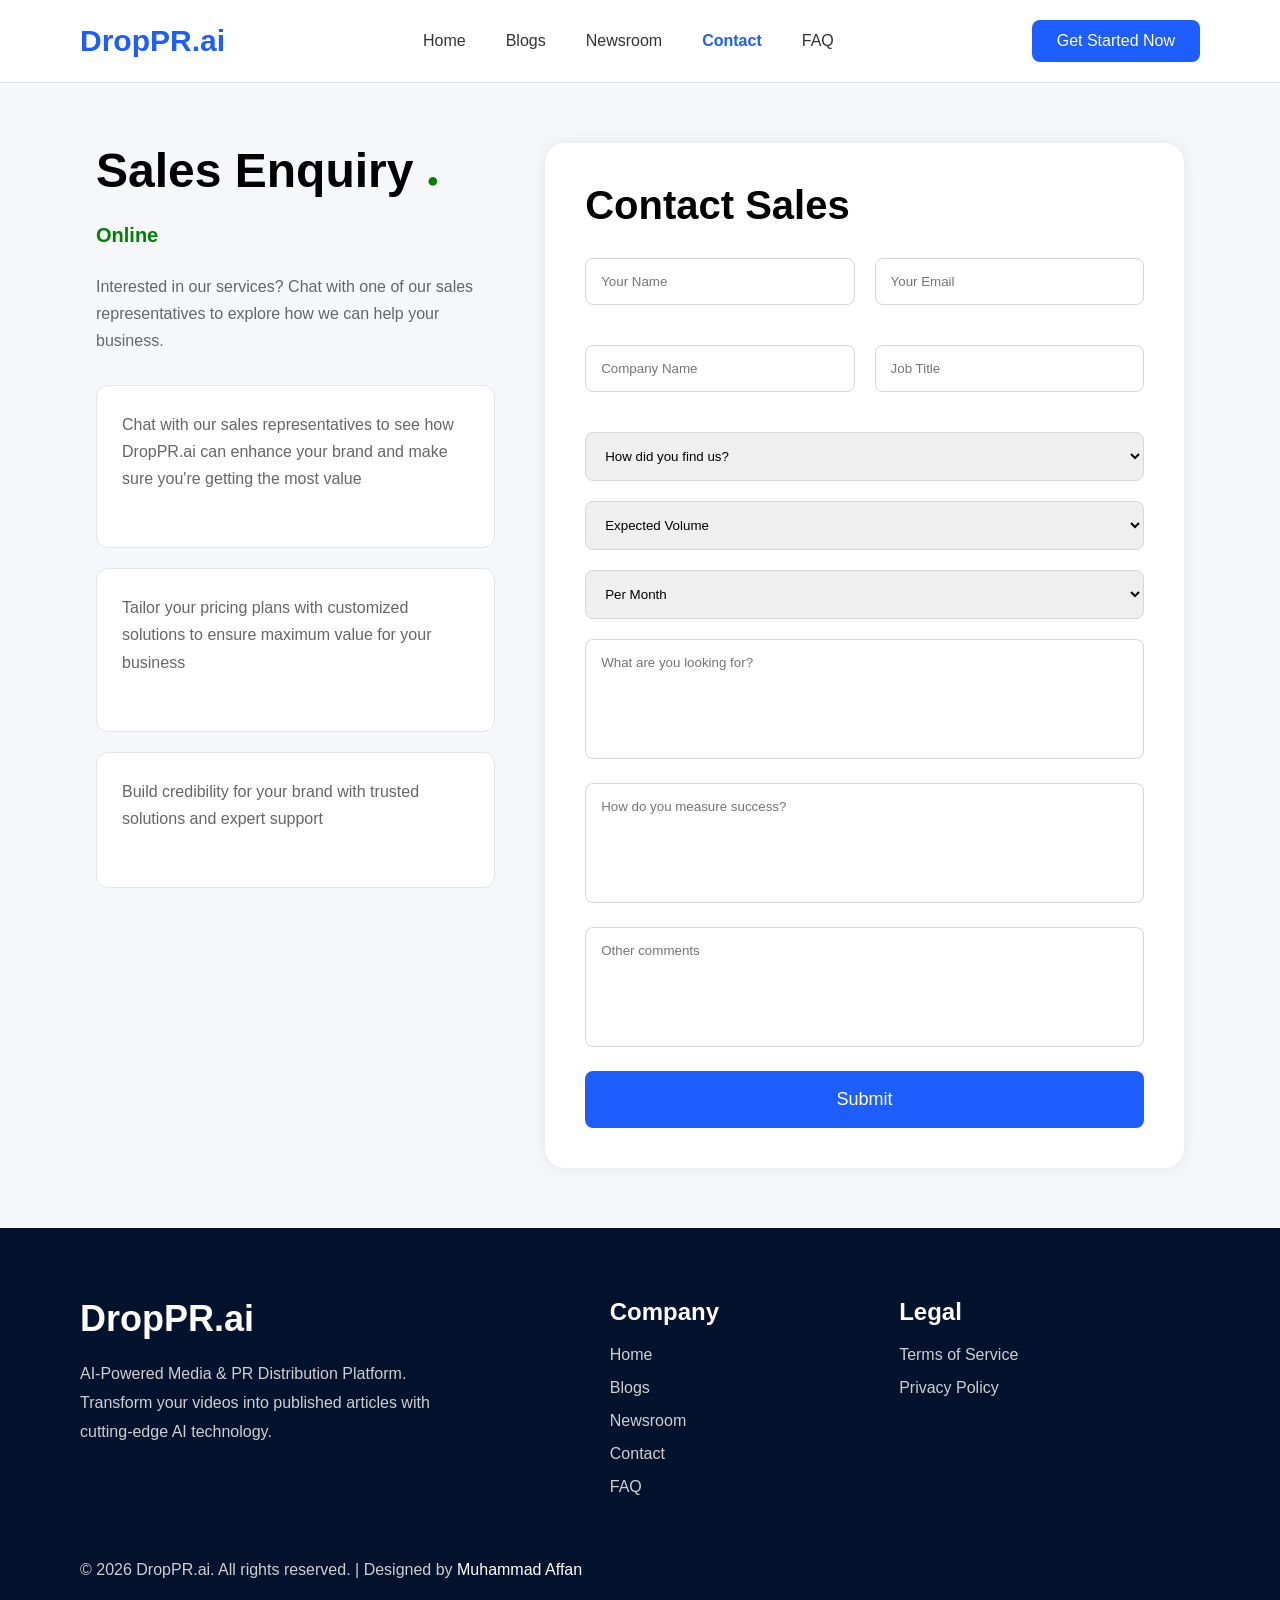
<file: contact.html>
<!DOCTYPE html>
<html lang="en">

<head>
    <meta charset="UTF-8">
    <meta name="viewport" content="width=device-width, initial-scale=1.0">
    <title>Contact Us</title>
    <link rel="stylesheet" href="contact.css">
</head>

<body>


    <nav>
        <div class="logo">DropPR.ai</div>

        <ul>
            <li><a href="index.html">Home</a></li>
            <li><a href="#">Blogs</a></li>
            <li><a href="#">Newsroom</a></li>
            <li><a href="contact.html" class="active">Contact</a></li>
            <li><a href="faq.html">FAQ</a></li>
        </ul>

        <a href="#" class="btn">Get Started Now</a>
    </nav>


    <section class="contact-section">


        <div class="left">
            <h1>Sales Enquiry <span class="online">● Online</span></h1>

            <p>
                Interested in our services? Chat with one of our sales
                representatives to explore how we can help your business.
            </p>

            <div class="info-box">
                <p>Chat with our sales representatives to see how DropPR.ai can enhance your brand and make sure you're
                    getting the most value</p>
            </div>

            <div class="info-box">
                <p>Tailor your pricing plans with customized solutions to ensure maximum value for your business</p>
            </div>

            <div class="info-box">
                <p>Build credibility for your brand with trusted solutions and expert support</p>
            </div>
        </div>


        <div class="form-container">

            <h2>Contact Sales</h2>

            <form>

                <div class="row">
                    <input type="text" placeholder="Your Name">
                    <input type="email" placeholder="Your Email">
                </div>

                <div class="row">
                    <input type="text" placeholder="Company Name">
                    <input type="text" placeholder="Job Title">
                </div>

                <select>
                    <option>How did you find us?</option>
                </select>

                <select>
                    <option>Expected Volume</option>
                </select>

                <select>
                    <option>Per Month</option>
                </select>

                <textarea placeholder="What are you looking for?"></textarea>

                <textarea placeholder="How do you measure success?"></textarea>

                <textarea placeholder="Other comments"></textarea>

                <button type="submit">Submit</button>

            </form>

        </div>

    </section>

    <footer>

        <div class="footer-content">

            <div class="footer-col">
                <h2>DropPR.ai</h2>
                <p>
                    AI-Powered Media & PR Distribution Platform.<br>
                    Transform your videos into published articles with<br>
                    cutting-edge AI technology.
                </p>
            </div>

            <div class="footer-col">
                <h3>Company</h3>
                <a href="index.html">Home</a>
                <a href="#">Blogs</a>
                <a href="#">Newsroom</a>
                <a href="contact.html">Contact</a>
                <a href="faq.html">FAQ</a>
            </div>

            <div class="footer-col">
                <h3>Legal</h3>
                <a href="term.html">Terms of Service</a>
                <a href="privacy.html">Privacy Policy</a>
            </div>

        </div>

        <div class="footer-bottom">
            <p>
                © 2026 DropPR.ai. All rights reserved. |
                Designed by
                <a href="https://github.com/affanc480/DropPR.ai">Muhammad Affan</a>
            </p>
        </div>

    </footer>



</body>

</html>
</file>
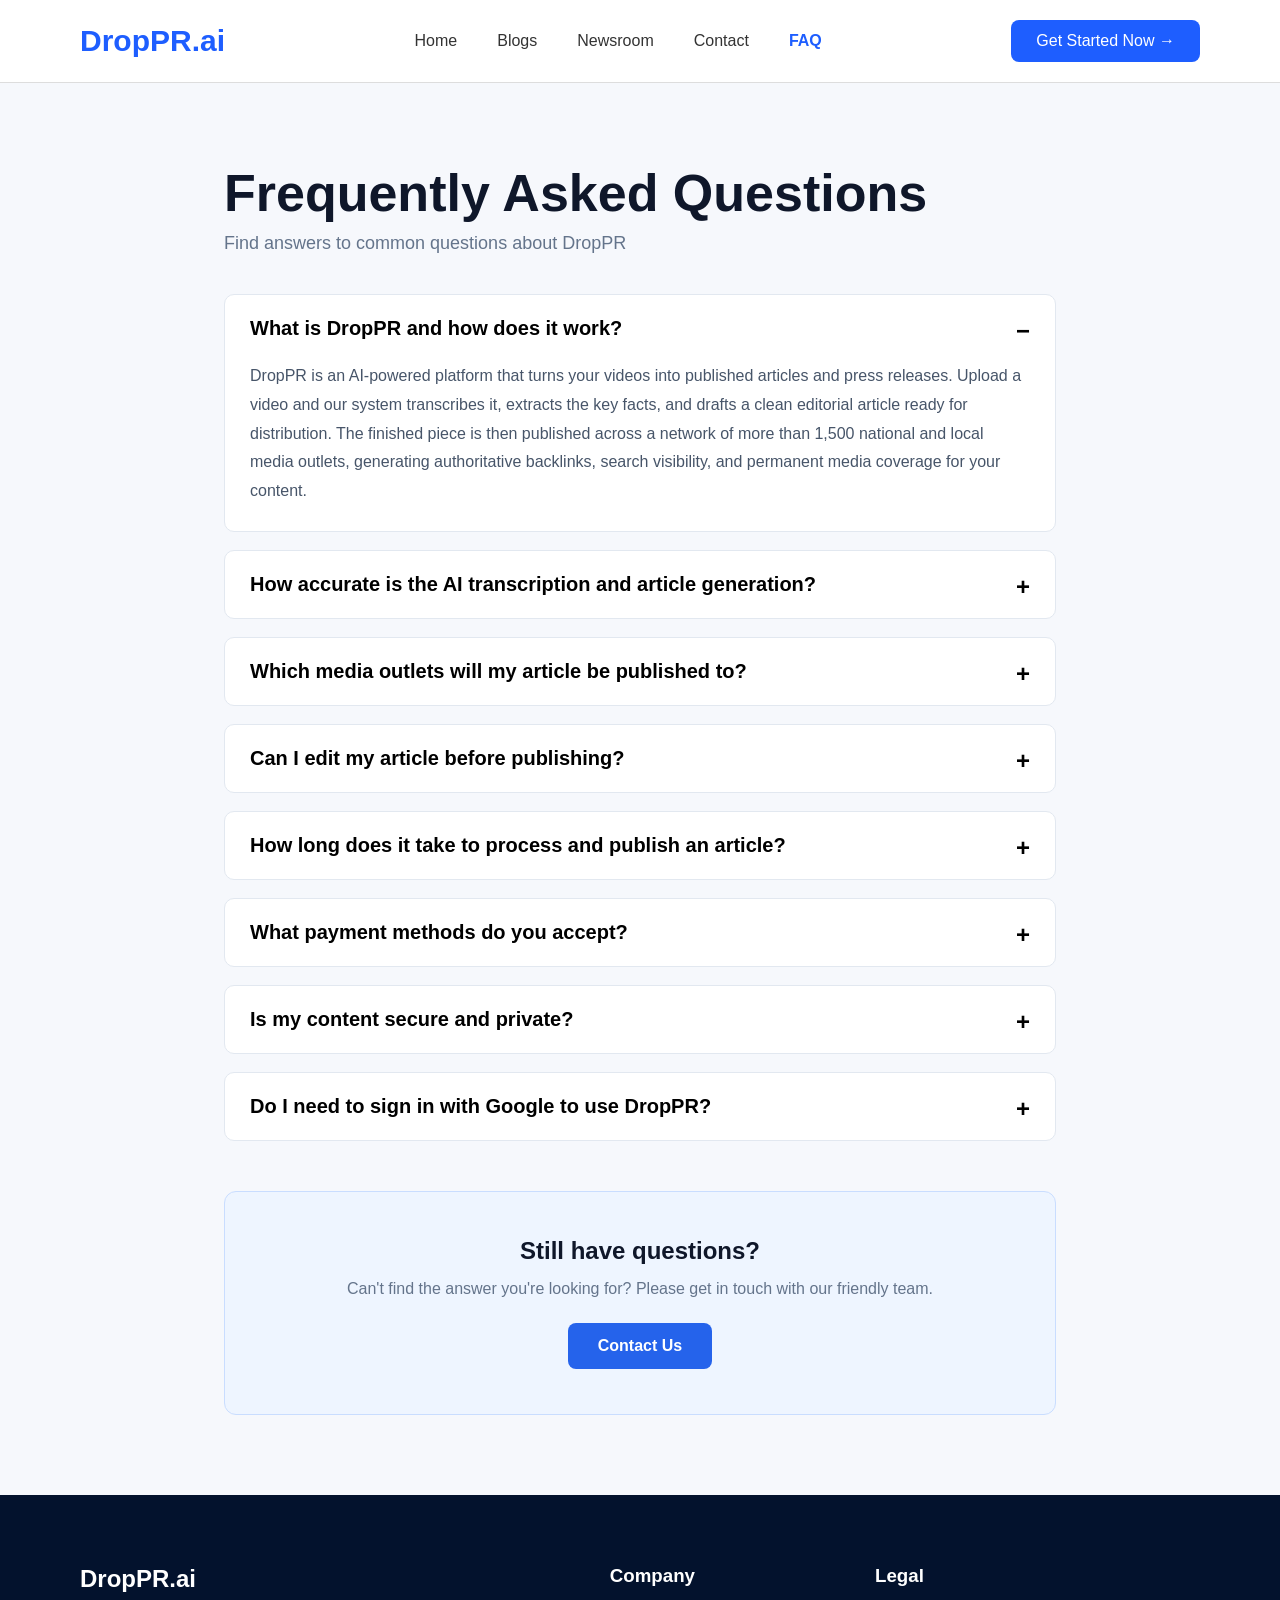
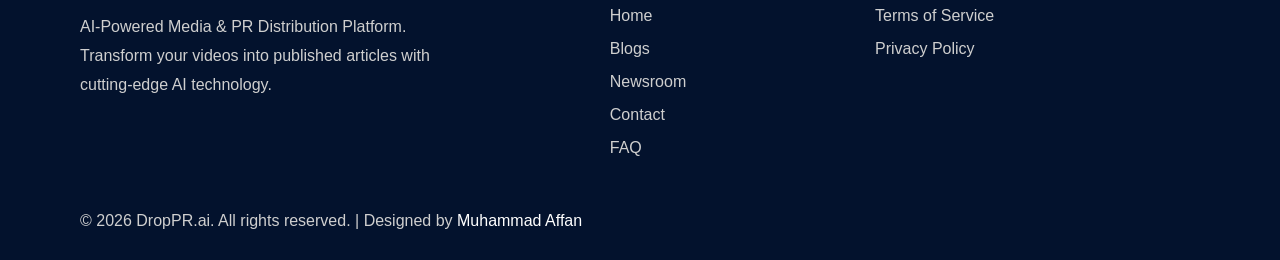
<file: faq.html>
<!DOCTYPE html>
<html lang="en">

<head>
    <meta charset="UTF-8">
    <meta name="viewport" content="width=device-width, initial-scale=1.0">
    <title>FAQ</title>
    <link rel="stylesheet" href="faq.css">
</head>

<body>

    <header>
        <nav>

            <div class="logo">
                DropPR.ai
            </div>

            <ul class="navbar">
                <li><a href="index.html">Home</a></li>
                <li><a href="#">Blogs</a></li>
                <li><a href="#">Newsroom</a></li>
                <li><a href="contact.html">Contact</a></li>
                <li><a href="faq.html" class="active">FAQ</a></li>
            </ul>

            <a href="#" class="btn">Get Started Now →</a>

        </nav>
    </header>





    <section class="faq-section">

        <h1>Frequently Asked Questions</h1>
        <p class="subtitle">
            Find answers to common questions about DropPR
        </p>


        <details open>
            <summary>What is DropPR and how does it work?</summary>
            <p>DropPR is an AI-powered platform that turns your videos into published articles and press releases.
                Upload a video and our system transcribes it, extracts the key facts, and drafts a clean editorial
                article ready for distribution. The finished piece is then published across a network of more than 1,500
                national and local media outlets, generating authoritative backlinks, search visibility, and permanent
                media coverage for your content.</p>
        </details>


        <details>
            <summary>How accurate is the AI transcription and article generation?</summary>
            <p>Our AI transcription achieves 98%+ accuracy, and the generated articles are publication-ready with
                minimal editing required. The AI analyzes your video content, extracts key information, and creates
                professional press releases that are optimized for SEO and media distribution.</p>
        </details>


        <details>
            <summary>Which media outlets will my article be published to?</summary>
            <p>Your articles are distributed across a network of more than 1,500 U.S. focused regional news sites. This
                includes stations and digital properties across ABC, FOX, NBC, and CBS affiliated networks, along with
                major national media networks such as USA Today and its partner sites. Content is published on real
                publisher-hosted news platforms, not blogs. That structure improves Google indexation, creates durable
                backlinks, and increases visibility across both traditional search and leading AI platforms including
                ChatGPT, Gemini, Grok, Claude, and Perplexity.</p>
        </details>


        <details>
            <summary>Can I edit my article before publishing?</summary>
            <p>Yes, you have full control over your content. You can review, edit, and customize every article before
                publishing. Our platform allows you to use AI regeneration for specific sections or make manual edits to
                ensure the article meets your exact requirements.</p>
        </details>


        <details>
            <summary>How long does it take to process and publish an article?</summary>
            <p>On average, the entire process from video upload to published article takes about 10 minutes. Our
                AI-powered pipeline processes content at unprecedented speed, transforming your video into a published
                article in minutes, not days.</p>




        </details>


        <details>
            <summary>What payment methods do you accept?</summary>
            <p>We accept all major credit cards and debit cards. All payments are processed securely through our
                encrypted payment gateway. You can choose from various pricing plans based on your publishing needs.</p>
        </details>


        <details>
            <summary>Is my content secure and private?</summary>
            <p>Yes, we take security seriously. DropPR is GDPR, CCPA, and SOC 2 compliant with enterprise-grade security
                and end-to-end encryption. Your content is protected throughout the entire process.</p>
        </details>


        <details>
            <summary>Do I need to sign in with Google to use DropPR?</summary>
            <p>Yes, you need to sign in with Google to publish and generate your articles. This ensures secure
                authentication and allows you to manage your campaigns and track your published articles.</p>
        </details>

        <div class="contact-box">
            <h2>Still have questions?</h2>

            <p>
                Can't find the answer you're looking for?
                Please get in touch with our friendly team.
            </p>

            <a href="contact.html" class="contact-btn">
                Contact Us
            </a>
        </div>

    </section>

    <footer>

        <div class="footer-content">

            <div class="footer-col">
                <h2>DropPR.ai</h2>

                <p>
                    AI-Powered Media & PR Distribution Platform.<br>
                    Transform your videos into published articles with<br>
                    cutting-edge AI technology.
                </p>
            </div>

            <div class="footer-col">
                <h3>Company</h3>

                <a href="index.html">Home</a>
                <a href="#">Blogs</a>
                <a href="#">Newsroom</a>
                <a href="contact.html">Contact</a>
                <a href="faq.html">FAQ</a>
            </div>

            <div class="footer-col">
                <h3>Legal</h3>

                <a href="term.html">Terms of Service</a>
                <a href="privacy.html">Privacy Policy</a>
            </div>

        </div>

        <div class="footer-bottom">
            <p>
                © 2026 DropPR.ai. All rights reserved. |
                Designed by
                <a href="https://github.com/affanc480/DropPR.ai">Muhammad Affan</a>
            </p>
        </div>

    </footer>

</body>

</html>
</file>
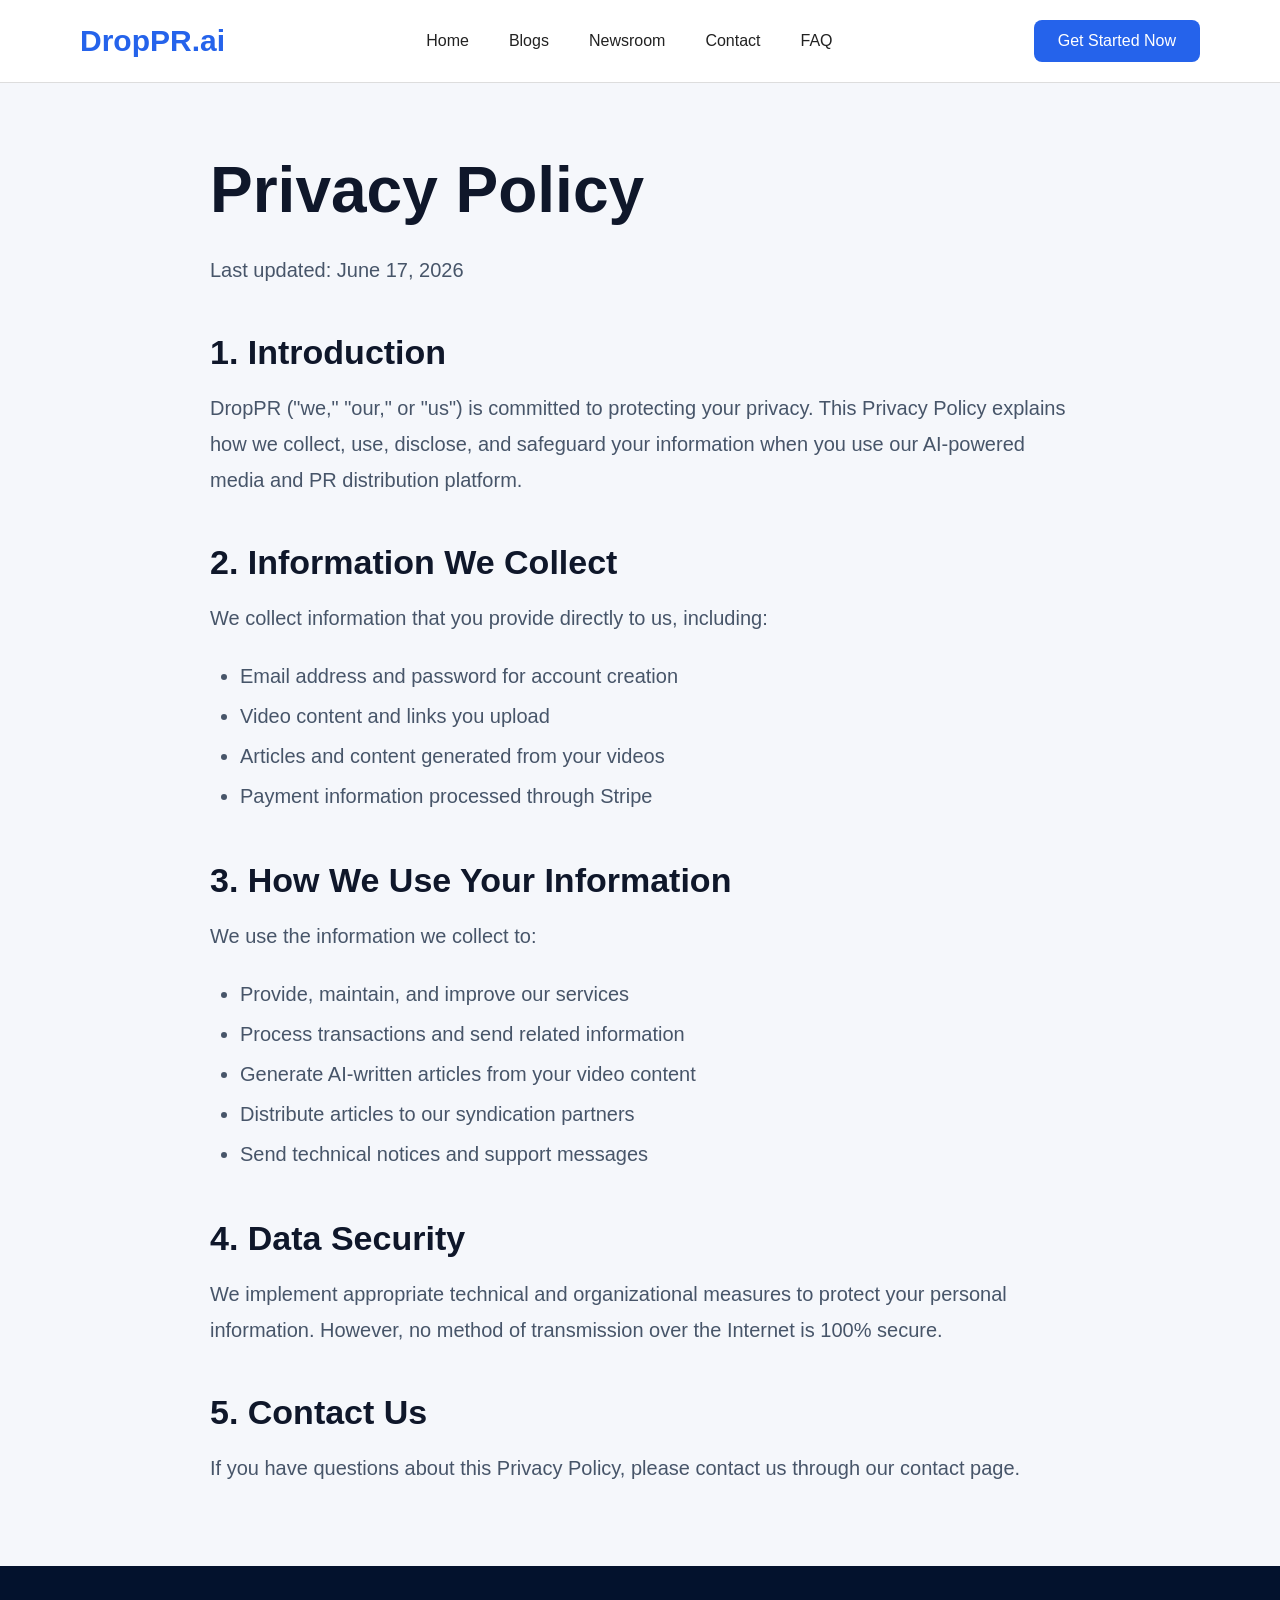
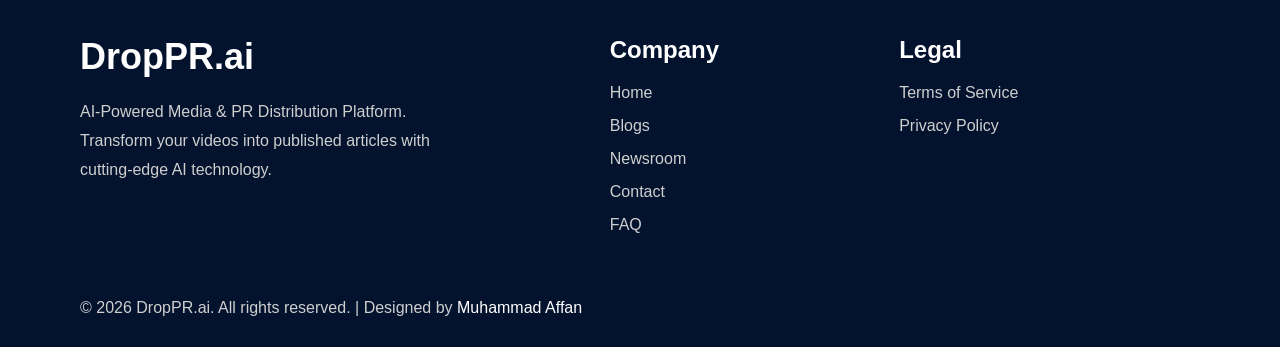
<file: privacy.html>
<!DOCTYPE html>
<html lang="en">

<head>
    <meta charset="UTF-8">
    <meta name="viewport" content="width=device-width, initial-scale=1.0">
    <title>Privacy Policy | DropPR.ai</title>
    <link rel="stylesheet" href="privacy.css">
</head>

<body>

    

    <nav>
        <div class="logo">DropPR.ai</div>

        <ul>
            <li><a href="index.html">Home</a></li>
            <li><a href="#">Blogs</a></li>
            <li><a href="#">Newsroom</a></li>
            <li><a href="contact.html">Contact</a></li>
            <li><a href="faq.html">FAQ</a></li>
        </ul>

        <a href="#" class="btn">Get Started Now</a>
    </nav>

    <main class="privacy-container">

        <h1>Privacy Policy</h1>

        <p class="updated-date">
            Last updated: June 17, 2026
        </p>

        <h2>1. Introduction</h2>

        <p>
            DropPR ("we," "our," or "us") is committed to protecting your privacy.
            This Privacy Policy explains how we collect, use, disclose, and safeguard
            your information when you use our AI-powered media and PR distribution platform.
        </p>

        <h2>2. Information We Collect</h2>

        <p>We collect information that you provide directly to us, including:</p>

        <ul>
            <li>Email address and password for account creation</li>
            <li>Video content and links you upload</li>
            <li>Articles and content generated from your videos</li>
            <li>Payment information processed through Stripe</li>
        </ul>

        <h2>3. How We Use Your Information</h2>

        <p>We use the information we collect to:</p>

        <ul>
            <li>Provide, maintain, and improve our services</li>
            <li>Process transactions and send related information</li>
            <li>Generate AI-written articles from your video content</li>
            <li>Distribute articles to our syndication partners</li>
            <li>Send technical notices and support messages</li>
        </ul>

        <h2>4. Data Security</h2>

        <p>
            We implement appropriate technical and organizational measures
            to protect your personal information. However, no method of
            transmission over the Internet is 100% secure.
        </p>

        <h2>5. Contact Us</h2>

        <p>
            If you have questions about this Privacy Policy,
            please contact us through our contact page.
        </p>

    </main>

    <footer>

        <div class="footer-content">

            <div class="footer-col">
                <h2>DropPR.ai</h2>
                <p>
                    AI-Powered Media & PR Distribution Platform.<br>
                    Transform your videos into published articles with<br>
                    cutting-edge AI technology.
                </p>
            </div>

            <div class="footer-col">
                <h3>Company</h3>
                <a href="index.html">Home</a>
                <a href="#">Blogs</a>
                <a href="#">Newsroom</a>
                <a href="contact.html">Contact</a>
                <a href="faq.html">FAQ</a>
            </div>

            <div class="footer-col">
                <h3>Legal</h3>
                <a href="term.html">Terms of Service</a>
                <a href="privacy.html">Privacy Policy</a>
            </div>

        </div>

        <div class="footer-bottom">
            <p>
                © 2026 DropPR.ai. All rights reserved. |
                Designed by
                <a href="https://github.com/affanc480/DropPR.ai">Muhammad Affan</a>
            </p>
        </div>

    </footer>










</body>

</html>
</file>
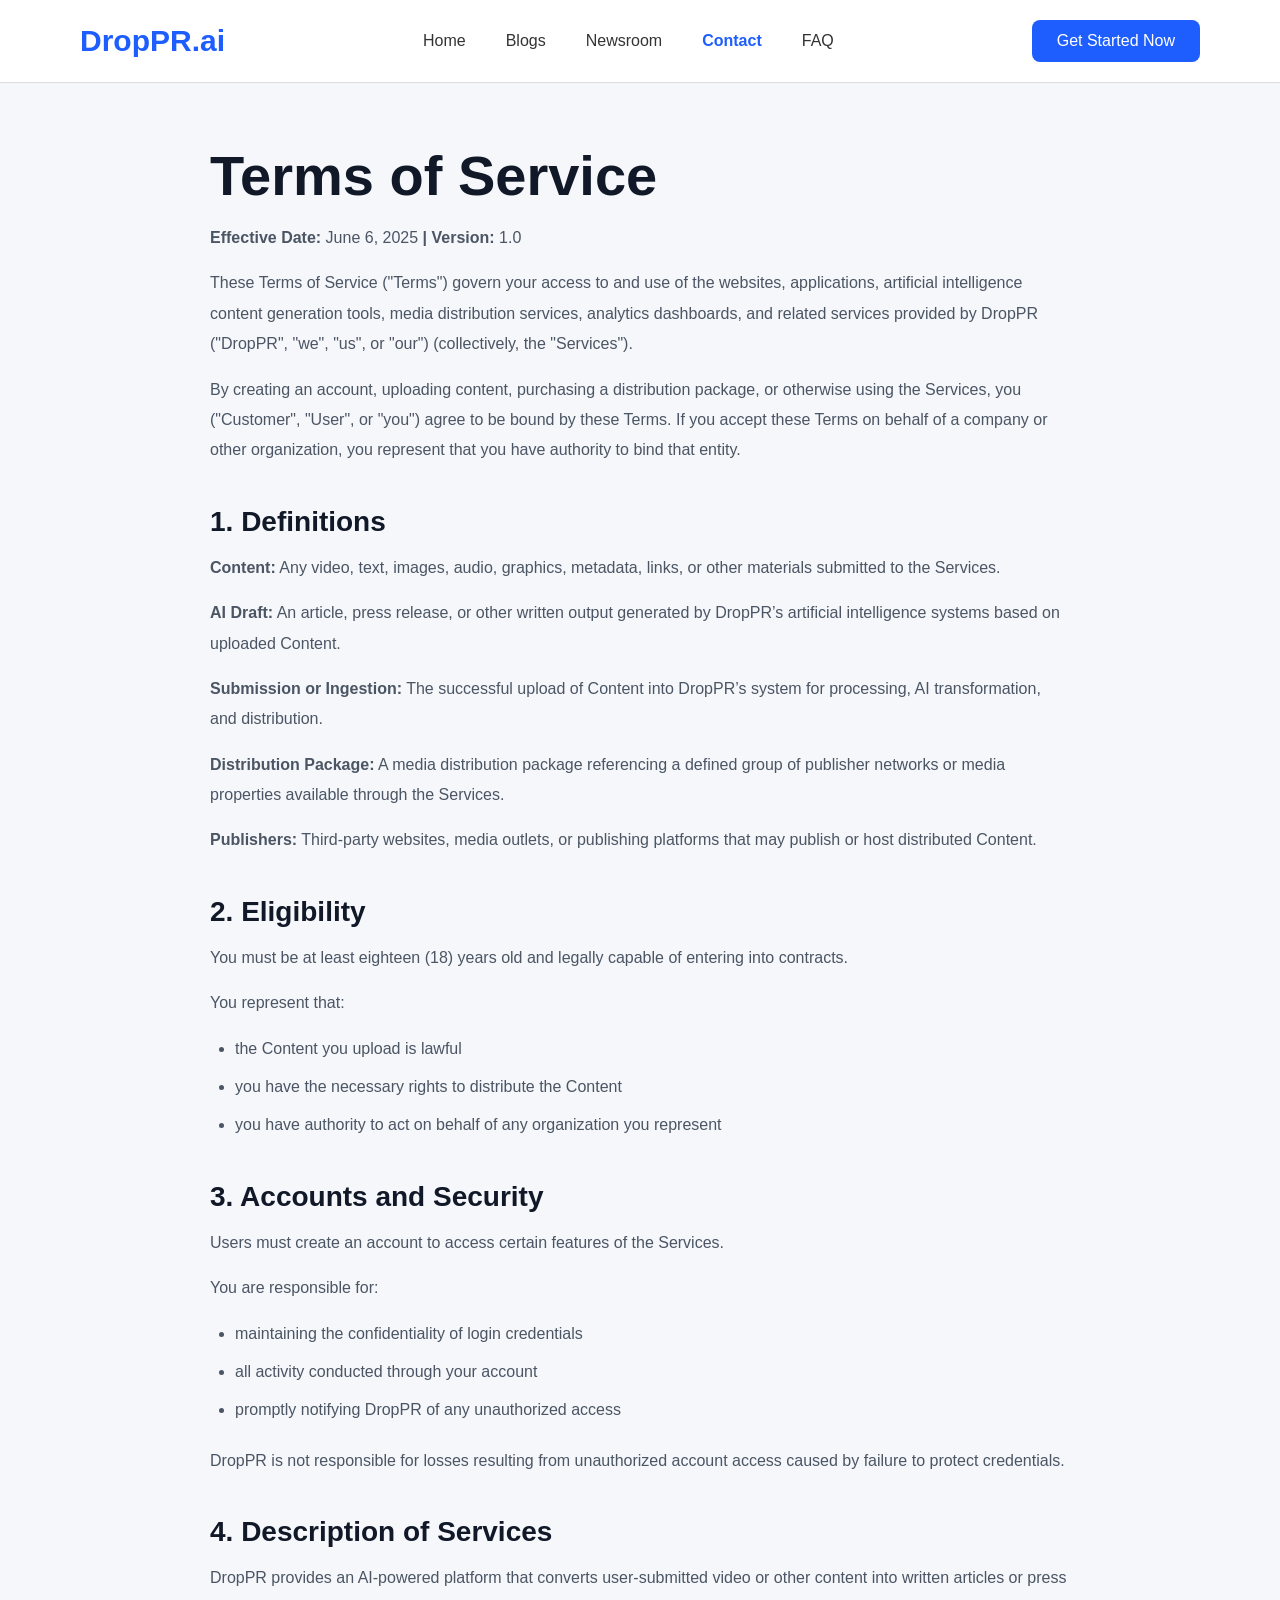
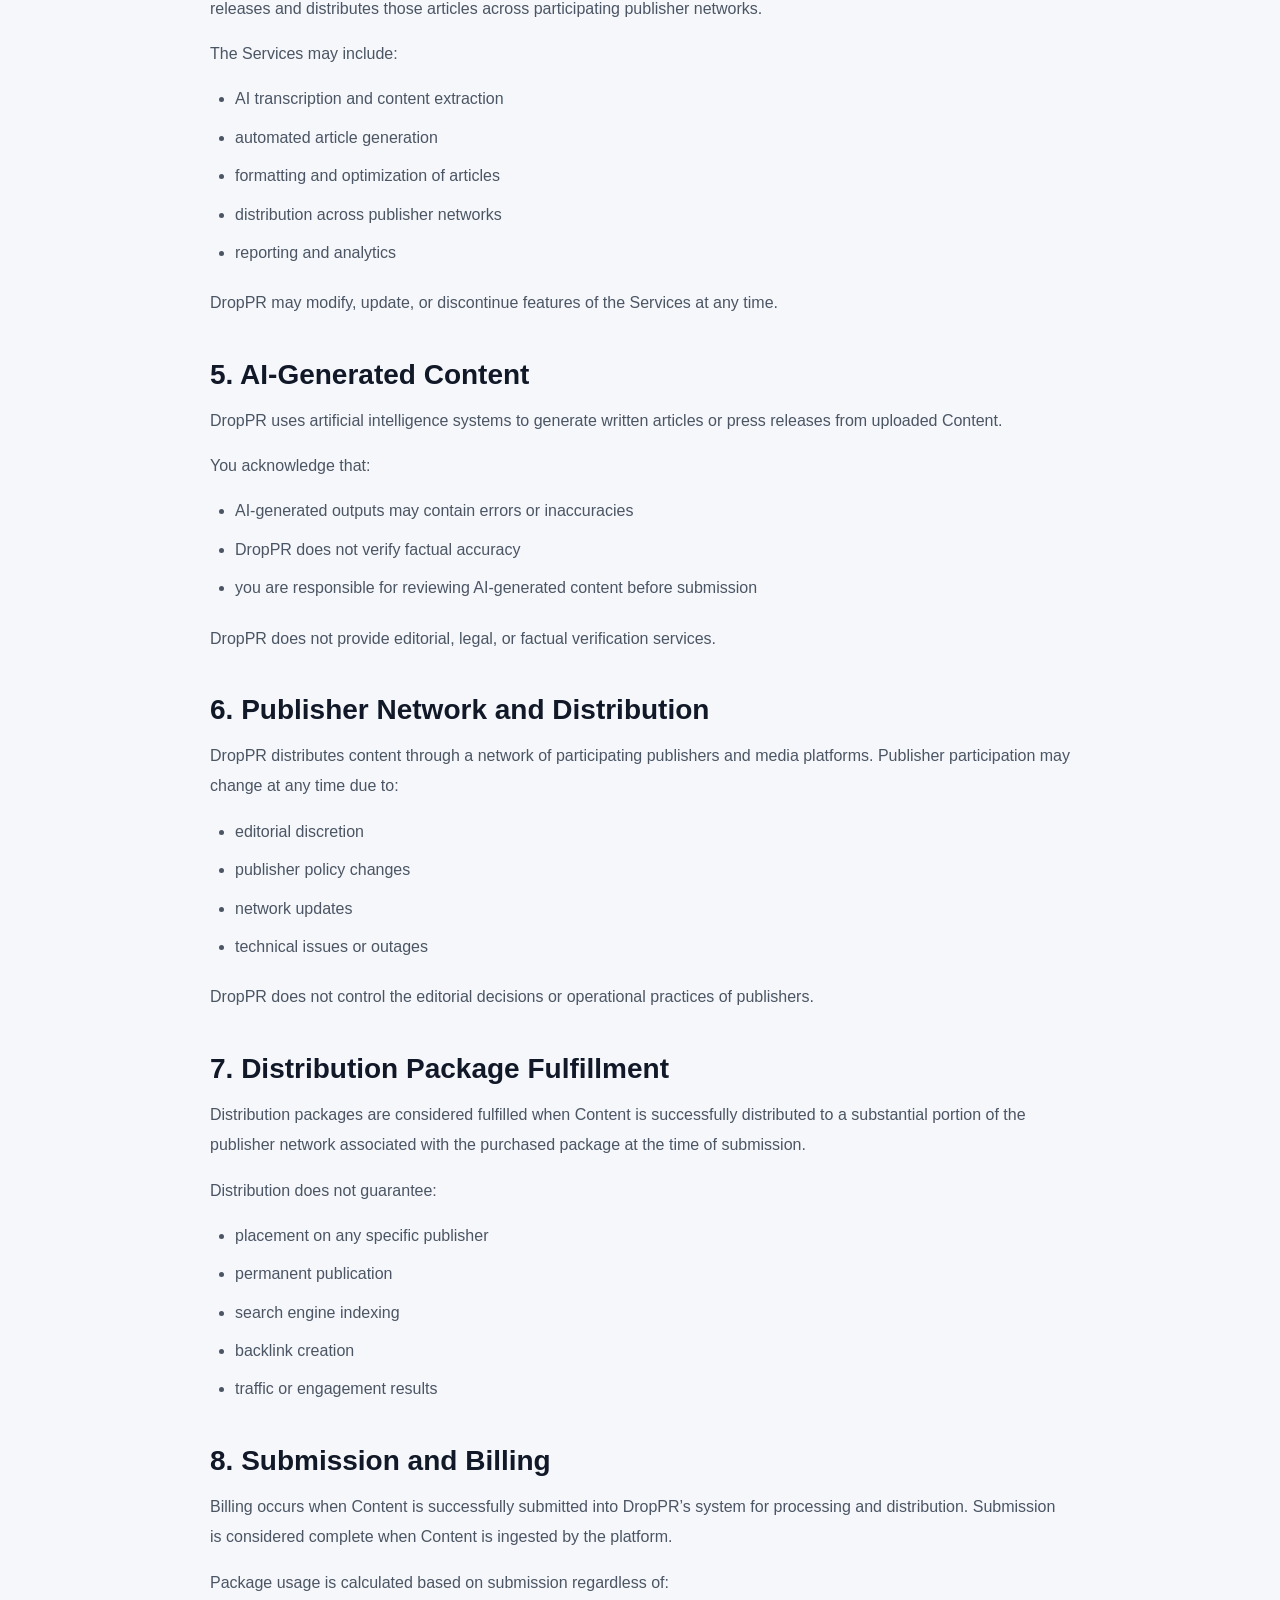
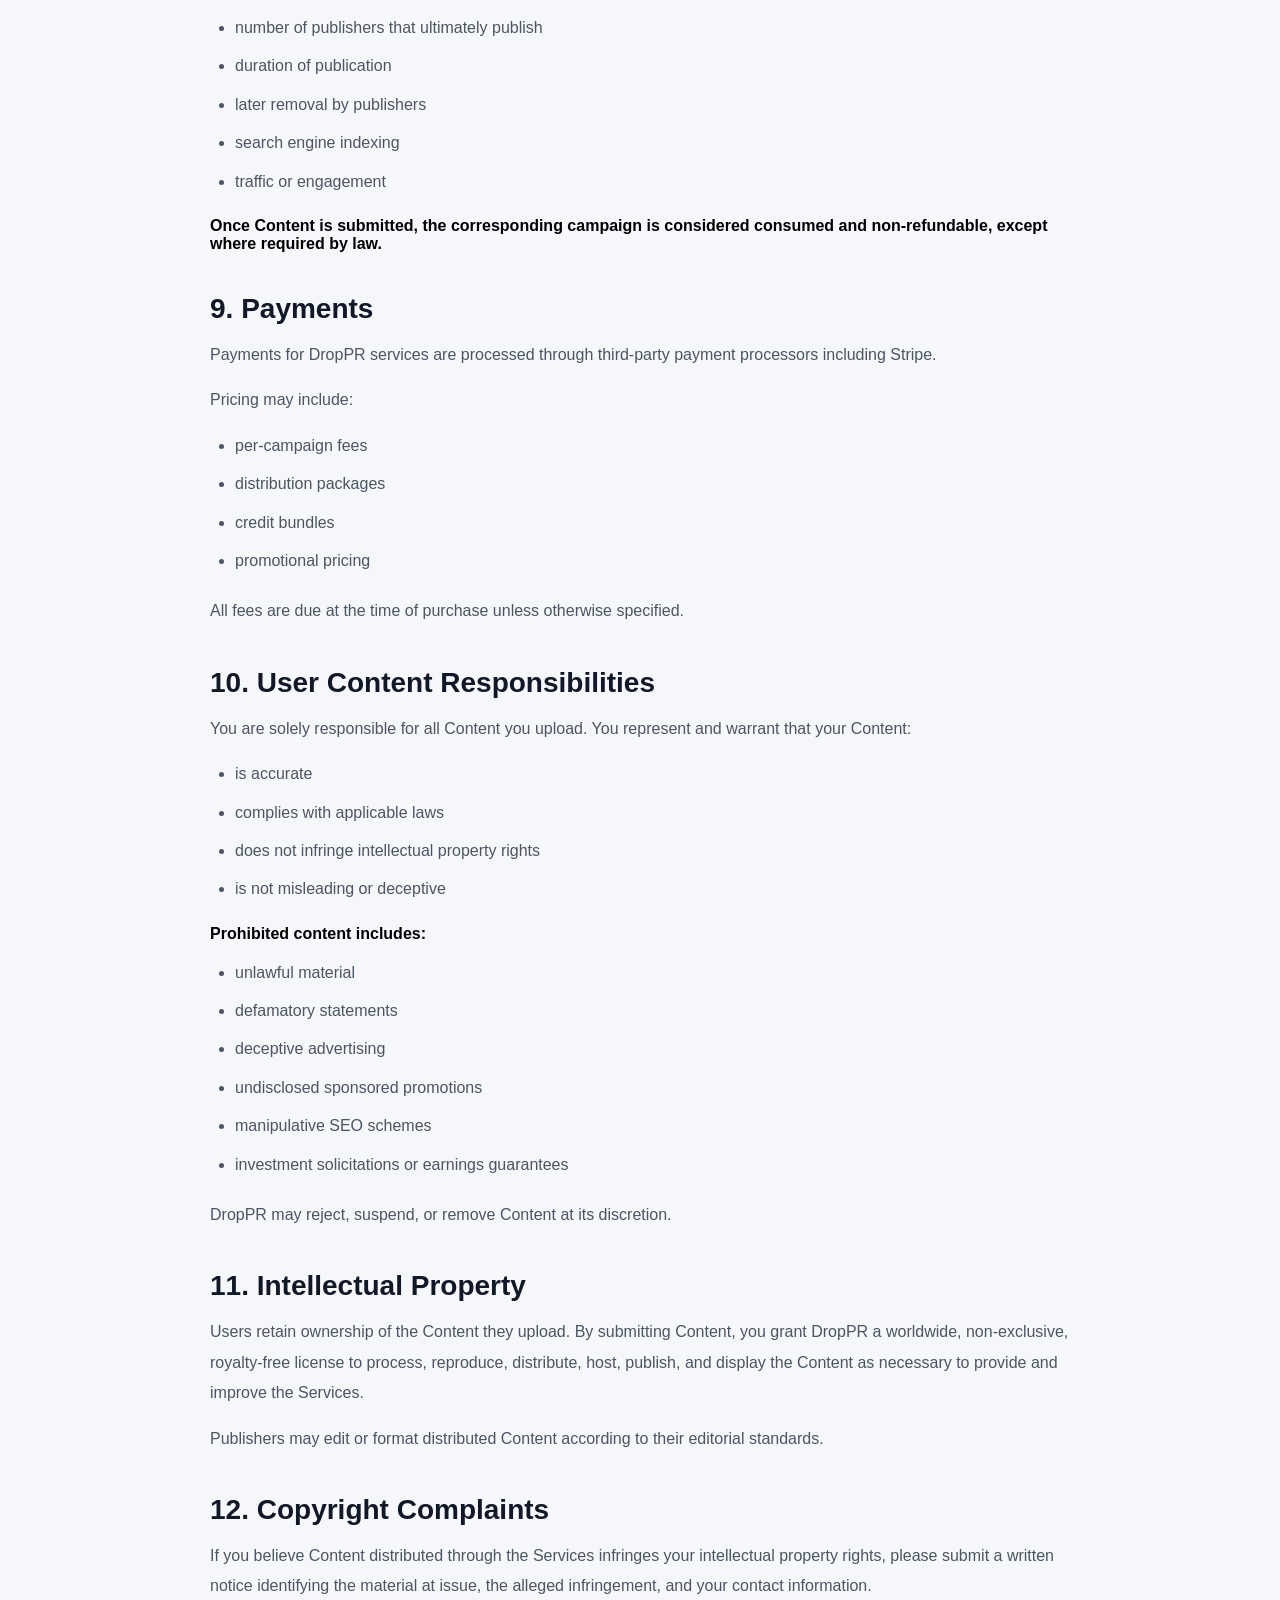
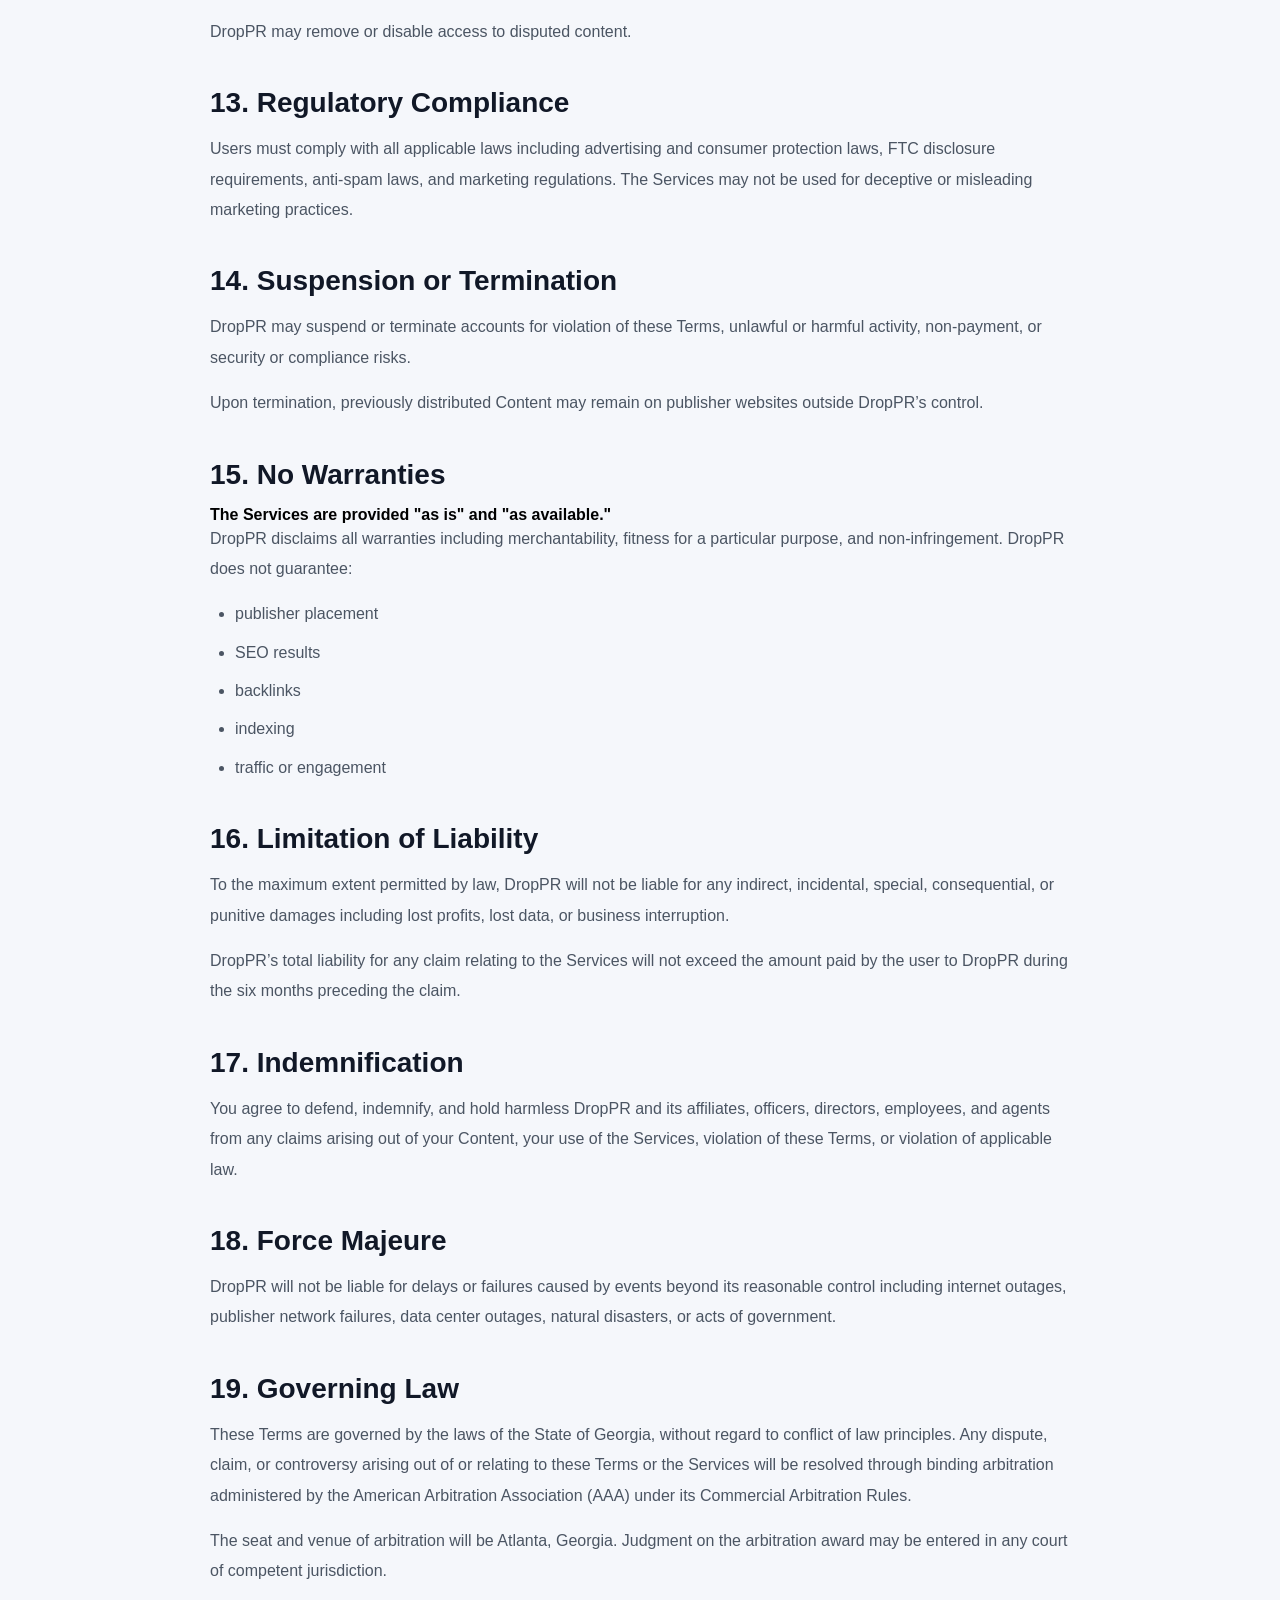
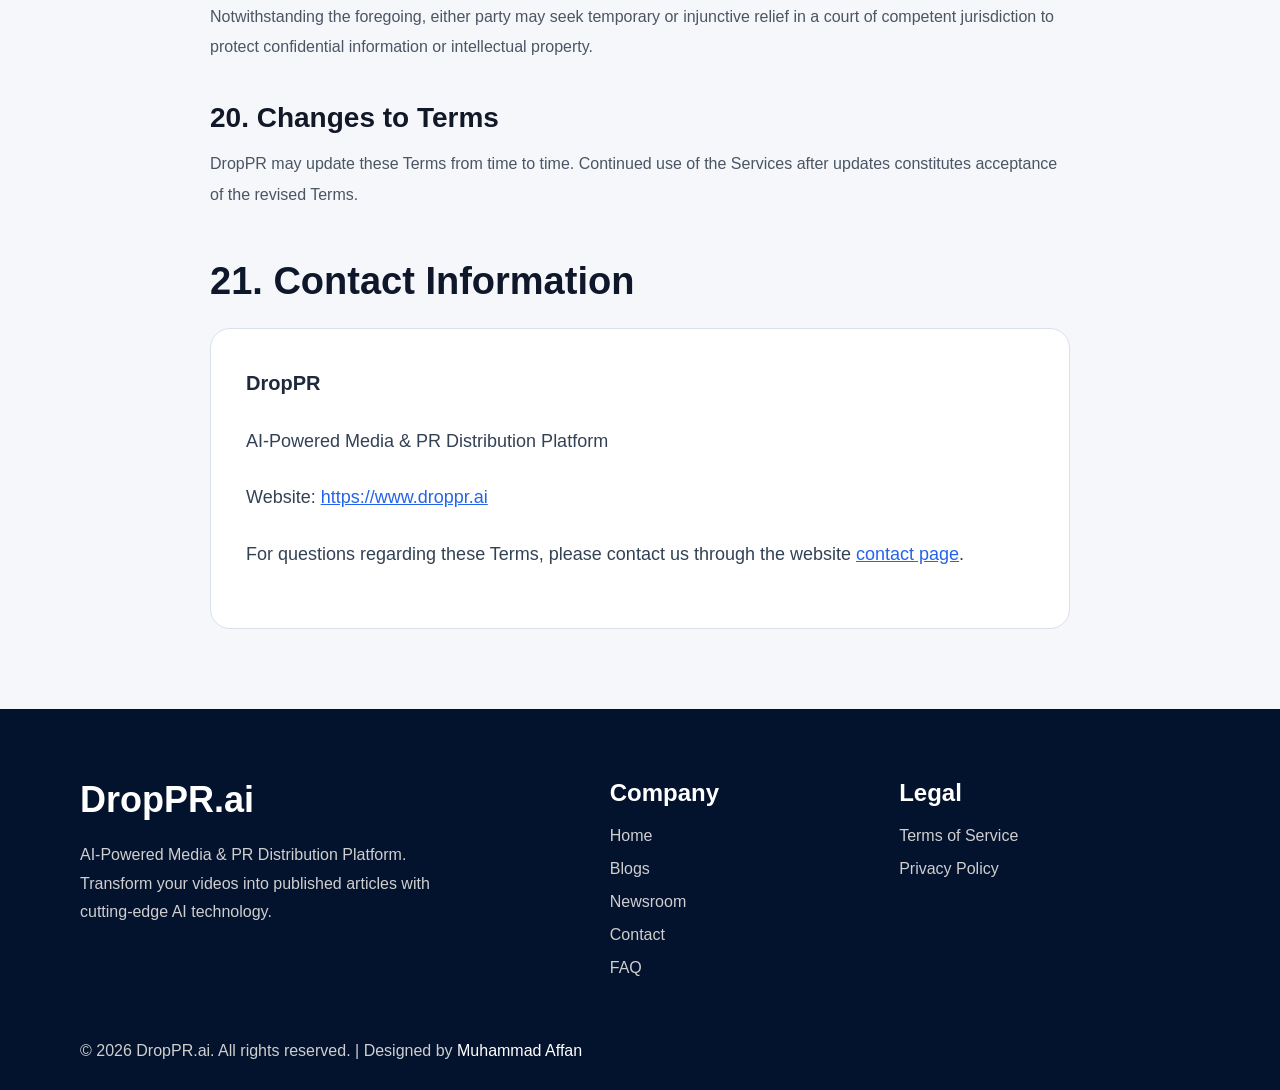
<file: term.html>
<!DOCTYPE html>
<html lang="en">

<head>
    <meta charset="UTF-8">
    <meta name="viewport" content="width=device-width, initial-scale=1.0">
    <title>Terms of Service | DropPR.ai</title>
    <link rel="stylesheet" href="term.css">
</head>

<body>


    <nav>
        <div class="logo">DropPR.ai</div>

        <ul>
            <li><a href="index.html">Home</a></li>
            <li><a href="#">Blogs</a></li>
            <li><a href="#">Newsroom</a></li>
            <li><a href="contact.html" class="active">Contact</a></li>
            <li><a href="faq.html">FAQ</a></li>
        </ul>

        <a href="#" class="btn">Get Started Now</a>
    </nav>



    <main class="terms-container">
        <h1>Terms of Service</h1>
        <p><strong>Effective Date:</strong> June 6, 2025<strong> | Version:</strong> 1.0</p>
        <p>These Terms of Service ("Terms") govern your access to and use of the websites, applications, artificial
            intelligence content generation tools, media distribution services, analytics dashboards, and related
            services provided by DropPR ("DropPR", "we", "us", or "our") (collectively, the "Services").</p>
        <p>By creating an account, uploading content, purchasing a distribution package, or otherwise using the
            Services, you ("Customer", "User", or "you") agree to be bound by these Terms. If you accept these Terms on
            behalf of a company or other organization, you represent that you have authority to bind that entity.</p>

        <h2>1. Definitions</h2>
        <p><strong>Content:</strong> Any video, text, images, audio, graphics, metadata, links, or other materials
            submitted to the Services.</p>
        <p><strong>AI Draft:</strong> An article, press release, or other written output generated by DropPR’s
            artificial intelligence systems based on uploaded Content.</p>
        <p><strong>Submission or Ingestion:</strong> The successful upload of Content into DropPR’s system for
            processing, AI transformation, and distribution.</p>
        <p><strong>Distribution Package:</strong> A media distribution package referencing a defined group of publisher
            networks or media properties available through the Services.</p>
        <p><strong>Publishers:</strong> Third-party websites, media outlets, or publishing platforms that may publish or
            host distributed Content.</p>

        <h2>2. Eligibility</h2>
        <p>You must be at least eighteen (18) years old and legally capable of entering into contracts.</p>
        <p>You represent that:</p>
        <ul>
            <li>the Content you upload is lawful</li>
            <li>you have the necessary rights to distribute the Content</li>
            <li>you have authority to act on behalf of any organization you represent</li>
        </ul>

        <h2>3. Accounts and Security</h2>
        <p>Users must create an account to access certain features of the Services.</p>
        <p>You are responsible for:</p>
        <ul>
            <li>maintaining the confidentiality of login credentials</li>
            <li>all activity conducted through your account</li>
            <li>promptly notifying DropPR of any unauthorized access</li>
        </ul>
        <p>DropPR is not responsible for losses resulting from unauthorized account access caused by failure to protect
            credentials.</p>

        <h2>4. Description of Services</h2>
        <p>DropPR provides an AI-powered platform that converts user-submitted video or other content into written
            articles or press releases and distributes those articles across participating publisher networks.</p>
        <p>The Services may include:</p>
        <ul>
            <li>AI transcription and content extraction</li>
            <li>automated article generation</li>
            <li>formatting and optimization of articles</li>
            <li>distribution across publisher networks</li>
            <li>reporting and analytics</li>
        </ul>
        <p>DropPR may modify, update, or discontinue features of the Services at any time.</p>

        <h2>5. AI-Generated Content</h2>
        <p>DropPR uses artificial intelligence systems to generate written articles or press releases from uploaded
            Content.</p>
        <p>You acknowledge that:</p>
        <ul>
            <li>AI-generated outputs may contain errors or inaccuracies</li>
            <li>DropPR does not verify factual accuracy</li>
            <li>you are responsible for reviewing AI-generated content before submission</li>
        </ul>
        <p>DropPR does not provide editorial, legal, or factual verification services.</p>

        <h2>6. Publisher Network and Distribution</h2>
        <p>DropPR distributes content through a network of participating publishers and media platforms. Publisher
            participation may change at any time due to:</p>
        <ul>
            <li>editorial discretion</li>
            <li>publisher policy changes</li>
            <li>network updates</li>
            <li>technical issues or outages</li>
        </ul>
        <p>DropPR does not control the editorial decisions or operational practices of publishers.</p>

        <h2>7. Distribution Package Fulfillment</h2>
        <p>Distribution packages are considered fulfilled when Content is successfully distributed to a substantial
            portion of the publisher network associated with the purchased package at the time of submission.</p>
        <p>Distribution does not guarantee:</p>
        <ul>
            <li>placement on any specific publisher</li>
            <li>permanent publication</li>
            <li>search engine indexing</li>
            <li>backlink creation</li>
            <li>traffic or engagement results</li>
        </ul>

        <h2>8. Submission and Billing</h2>
        <p>Billing occurs when Content is successfully submitted into DropPR’s system for processing and distribution.
            Submission is considered complete when Content is ingested by the platform.</p>
        <p>Package usage is calculated based on submission regardless of:</p>
        <ul>
            <li>number of publishers that ultimately publish</li>
            <li>duration of publication</li>
            <li>later removal by publishers</li>
            <li>search engine indexing</li>
            <li>traffic or engagement</li>
        </ul>
        <strong>Once Content is submitted, the corresponding campaign is considered consumed and non-refundable, except
            where required by law.</strong>

        <h2>9. Payments</h2>
        <p>Payments for DropPR services are processed through third-party payment processors including Stripe.</p>
        <p>Pricing may include:</p>
        <ul>
            <li>per-campaign fees</li>
            <li>distribution packages</li>
            <li>credit bundles</li>
            <li>promotional pricing</li>
        </ul>
        <p>All fees are due at the time of purchase unless otherwise specified.</p>

        <h2>10. User Content Responsibilities</h2>
        <p>You are solely responsible for all Content you upload. You represent and warrant that your Content:</p>
        <ul>
            <li>is accurate</li>
            <li>complies with applicable laws</li>
            <li>does not infringe intellectual property rights</li>
            <li>is not misleading or deceptive</li>
        </ul>
        <strong>Prohibited content includes:</strong>
        <ul>
            <li>unlawful material</li>
            <li>defamatory statements</li>
            <li>deceptive advertising</li>
            <li>undisclosed sponsored promotions</li>
            <li>manipulative SEO schemes</li>
            <li>investment solicitations or earnings guarantees</li>
        </ul>
        <p>DropPR may reject, suspend, or remove Content at its discretion.</p>

        <h2>11. Intellectual Property</h2>
        <p>Users retain ownership of the Content they upload. By submitting Content, you grant DropPR a worldwide,
            non-exclusive, royalty-free license to process, reproduce, distribute, host, publish, and display the
            Content as necessary to provide and improve the Services.</p>
        <p>Publishers may edit or format distributed Content according to their editorial standards.</p>

        <h2>12. Copyright Complaints</h2>
        <p>If you believe Content distributed through the Services infringes your intellectual property rights, please
            submit a written notice identifying the material at issue, the alleged infringement, and your contact
            information.</p>
        <p>DropPR may remove or disable access to disputed content.</p>

        <h2>13. Regulatory Compliance</h2>
        <p>Users must comply with all applicable laws including advertising and consumer protection laws, FTC disclosure
            requirements, anti-spam laws, and marketing regulations. The Services may not be used for deceptive or
            misleading marketing practices.</p>

        <h2>14. Suspension or Termination</h2>
        <p>DropPR may suspend or terminate accounts for violation of these Terms, unlawful or harmful activity,
            non-payment, or security or compliance risks.</p>
        <p>Upon termination, previously distributed Content may remain on publisher websites outside DropPR’s control.
        </p>

        <h2>15. No Warranties</h2>
        <strong>The Services are provided "as is" and "as available."</strong>
        <p>DropPR disclaims all warranties including merchantability, fitness for a particular purpose, and
            non-infringement. DropPR does not guarantee:</p>
        <ul>
            <li>publisher placement</li>
            <li>SEO results</li>
            <li>backlinks</li>
            <li>indexing</li>
            <li>traffic or engagement</li>
        </ul>

        <h2>16. Limitation of Liability</h2>
        <p>To the maximum extent permitted by law, DropPR will not be liable for any indirect, incidental, special,
            consequential, or punitive damages including lost profits, lost data, or business interruption.</p>
        <p>DropPR’s total liability for any claim relating to the Services will not exceed the amount paid by the user
            to DropPR during the six months preceding the claim.</p>

        <h2>17. Indemnification</h2>
        <p>You agree to defend, indemnify, and hold harmless DropPR and its affiliates, officers, directors, employees,
            and agents from any claims arising out of your Content, your use of the Services, violation of these Terms,
            or violation of applicable law.</p>

        <h2>18. Force Majeure</h2>
        <p>DropPR will not be liable for delays or failures caused by events beyond its reasonable control including
            internet outages, publisher network failures, data center outages, natural disasters, or acts of government.
        </p>

        <h2>19. Governing Law</h2>
        <p>These Terms are governed by the laws of the State of Georgia, without regard to conflict of law principles.
            Any dispute, claim, or controversy arising out of or relating to these Terms or the Services will be
            resolved through binding arbitration administered by the American Arbitration Association (AAA) under its
            Commercial Arbitration Rules.</p>
        <p>The seat and venue of arbitration will be Atlanta, Georgia. Judgment on the arbitration award may be entered
            in any court of competent jurisdiction.</p>
        <p>Notwithstanding the foregoing, either party may seek temporary or injunctive relief in a court of competent
            jurisdiction to protect confidential information or intellectual property.</p>

        <h2>20. Changes to Terms</h2>
        <p>DropPR may update these Terms from time to time. Continued use of the Services after updates constitutes
            acceptance of the revised Terms.</p>

        <section class="contact-info">
            <h2>21. Contact Information</h2>

            <div class="contact-card">
                <p><strong>DropPR</strong></p>

                <p>AI-Powered Media & PR Distribution Platform</p>

                <p>
                    Website:
                    <a href="https://www.droppr.ai" target="_blank">
                        https://www.droppr.ai
                    </a>
                </p>

                <p>
                    For questions regarding these Terms, please contact us through the website
                    <a href="contact.html">contact page</a>.
                </p>
            </div>
        </section>


    </main>

    <footer>

        <div class="footer-content">

            <div class="footer-col">
                <h2>DropPR.ai</h2>
                <p>
                    AI-Powered Media & PR Distribution Platform.<br>
                    Transform your videos into published articles with<br>
                    cutting-edge AI technology.
                </p>
            </div>

            <div class="footer-col">
                <h3>Company</h3>
                <a href="index.html">Home</a>
                <a href="#">Blogs</a>
                <a href="#">Newsroom</a>
                <a href="contact.html">Contact</a>
                <a href="faq.html">FAQ</a>
            </div>

            <div class="footer-col">
                <h3>Legal</h3>
                <a href="terms.html">Terms of Service</a>
                <a href="privacy.html">Privacy Policy</a>
            </div>

        </div>

        <div class="footer-bottom">
            <p>
                © 2026 DropPR.ai. All rights reserved. |
                Designed by
                <a href="https://github.com/affanc480/DropPR.ai">Muhammad Affan</a>
            </p>
        </div>

    </footer>


</body>

</html>
</file>
<file: contact.css>
*{
    margin:0;
    padding:0;
    box-sizing:border-box;
    font-family:Arial, Helvetica, sans-serif;
}

body{
    background:#f5f7fb;
}

header{
    background: white;
    position: sticky;
    top: 0;
    z-index: 100;
}

nav{
    background:white;
    display:flex;
    justify-content:space-between;
    align-items:center;
    padding:20px 80px;
    border-bottom:1px solid #ddd;
}

.logo{
    font-size:30px;
    font-weight:bold;
    color:#1e5eff;
}

nav ul{
    display:flex;
    list-style:none;
    gap:40px;
}

nav a{
    text-decoration:none;
    color:#333;
}

.active{
    color:#1e5eff;  
    font-weight:bold;
}

.btn{
    background:#1e5eff;
    color:white;
    padding:12px 25px;
    border-radius:8px;
}

.contact-section{
    width:85%;
    margin:60px auto;
    display:flex;
    gap:50px;
}

.left{
    flex:1;
}

.left h1{
    font-size:48px;
    margin-bottom:20px;
}

.online{
    color:green;
    font-size:20px;
}

.left p{
    color:#666;
    line-height:1.7;
    margin-bottom:30px;
}

.info-box{
    background:white;
    padding:25px;
    border-radius:12px;
    margin-bottom:20px;
    border:1px solid #e5e5e5;
}

.info-box h3{
    margin-bottom:10px;
}

.form-container{
    flex:1.4;
    background:white;
    padding:40px;
    border-radius:20px;
    box-shadow:0 0 15px rgba(0,0,0,.08);
}

.form-container h2{
    font-size:40px;
    margin-bottom:30px;
}

.row{
    display:flex;
    gap:20px;
    margin-bottom:20px;
}

input,
select,
textarea{
    width:100%;
    padding:15px;
    border:1px solid #d7d7d7;
    border-radius:8px;
    margin-bottom:20px;
}

textarea{
    height:120px;
    resize:none;
}

button{
    width:100%;
    background:#1e5eff;
    color:white;
    border:none;
    padding:18px;
    border-radius:8px;
    font-size:18px;
    cursor:pointer;
}

footer{
    background:#03122d;
    color:white;
    padding:70px 80px 30px;
}

.footer-content{
    display:flex;
    justify-content:flex-start;
    gap:180px;
}

.footer-col{
    display:flex;
    flex-direction:column;
}

.footer-col h2{
    font-size:36px;
    margin-bottom:20px;
}

.footer-col h3{
    font-size:24px;
    margin-bottom:20px;
}

.footer-col p{
    color:#cfcfcf;
    line-height:1.8;
}

.footer-col a{
    color:#cfcfcf;
    text-decoration:none;
    margin-bottom:15px;
    transition:0.3s;
}

.footer-col a:hover{
    color:white;
}

.footer-bottom{
    margin-top:50px;
    color:#cfcfcf;
}

.footer-bottom p{
    margin:0;
}

.footer-bottom a{
    color:white;
    text-decoration:none;
}

.footer-bottom a:hover{
    text-decoration:underline;
}
</file>
<file: faq.css>
*{
    margin:0;
    padding:0;
    box-sizing:border-box;
    font-family:Arial, Helvetica, sans-serif;
}

body{
    background:#f6f8fc;
}

header{
    background: white;
    position: sticky;
    top: 0;
    z-index: 100;
}

nav{
    background:white;
    display:flex;
    justify-content:space-between;
    align-items:center;
    padding:20px 80px;
    border-bottom:1px solid #ddd;
}

.logo{
    font-size:30px;
    font-weight:bold;
    color:#1e5eff;
}

nav ul{
    display:flex;
    list-style:none;
    gap:40px;
}

nav a{
    text-decoration:none;
    color:#333;
}

.active{
    color:#1e5eff;  
    font-weight:bold;
}

.btn{
    background:#1e5eff;
    color:white;
    padding:12px 25px;
    border-radius:8px;
}

.faq-section{
    width:65%;
    margin:80px auto;
}

.faq-section h1{
    font-size:52px;
    margin-bottom:10px;
    color:#0f172a;
}

.subtitle{
    color:#64748b;
    margin-bottom:40px;
    font-size:18px;
}

details{
    background:white;
    border:1px solid #e2e8f0;
    border-radius:10px;
    margin-bottom:18px;
    overflow:hidden;
}

summary{
    padding:22px 25px;
    cursor:pointer;
    font-size:20px;
    font-weight:600;
    list-style:none;
}

summary::-webkit-details-marker{
    display:none;
}

summary::after{
    content:"+";
    float:right;
    font-size:24px;
}

details[open] summary::after{
    content:"−";
}

details p{
    padding:0 25px 25px;
    color:#475569;
    line-height:1.8;
}

.contact-box{
    background:#eef5ff;
    border:1px solid #c9ddff;
    border-radius:12px;
    padding:45px;
    text-align:center;
    margin-top:50px;
}

.contact-box h2{
    margin-bottom:15px;
    color:#0f172a;
}

.contact-box p{
    color:#64748b;
    margin-bottom:25px;
}

.contact-btn{
    display:inline-block;
    padding:14px 30px;
    background:#2563eb;
    color:white;
    text-decoration:none;
    border-radius:8px;
    font-weight:600;
}

.contact-btn:hover{
    background:#1d4ed8;
}

footer{
    background:#03122d;
    color:white;
    padding:70px 80px 30px;
}

.footer-content{
    display:flex;
    justify-content:flex-start;
    gap:180px;
}

.footer-col{
    display:flex;
    flex-direction:column;
}

.footer-col h2{
    margin-bottom:20px;
}

.footer-col h3{
    margin-bottom:20px;
}

.footer-col p{
    color:#cfcfcf;
    line-height:1.8;
}

.footer-col a{
    color:#cfcfcf;
    text-decoration:none;
    margin-bottom:15px;
}

.footer-col a:hover{
    color:white;
}

.footer-bottom{
    margin-top:40px;
    color:#cfcfcf;
}

.footer-bottom a{
    color:white;
    text-decoration:none;
}

.footer-bottom a:hover{
    text-decoration:underline;
}
</file>
<file: privacy.css>
*{
    margin:0;
    padding:0;
    box-sizing:border-box;
    font-family:Arial, Helvetica, sans-serif;
}

body{
    background:#f5f7fb;
}

nav{
    display:flex;
    justify-content:space-between;
    align-items:center;
    padding:20px 80px;
    background:#fff;
    border-bottom:1px solid #ddd;
}

.logo{
    font-size:30px;
    font-weight:700;
    color:#2563eb;
}

nav ul{
    list-style:none;
    display:flex;
    gap:40px;
}

nav ul li a{
    text-decoration:none;
    color:#222;
}

.btn{
    background:#2563eb;
    color:white;
    text-decoration:none;
    padding:12px 24px;
    border-radius:8px;
}

.privacy-container{
    max-width:900px;
    margin:70px auto;
    padding:0 20px;
}

.privacy-container h1{
    font-size:64px;
    color:#0f172a;
    margin-bottom:25px;
}

.updated-date{
    color:#64748b;
    margin-bottom:45px;
    font-size:18px;
}

.privacy-container h2{
    font-size:34px;
    color:#0f172a;
    margin-top:45px;
    margin-bottom:18px;
}

.privacy-container p{
    font-size:20px;
    line-height:1.8;
    color:#475569;
    margin-bottom:20px;
}

.privacy-container ul{
    margin-left:30px;
    margin-top:20px;
    margin-bottom:20px;
}

.privacy-container li{
    font-size:20px;
    line-height:2;
    color:#475569;
}

footer{
    background:#03122d;
    color:white;
    padding:70px 80px 30px;
    margin-top:80px;
}

.footer-content{
    display:flex;
    justify-content:flex-start;
    gap:180px;
}

.footer-col{
    display:flex;
    flex-direction:column;
}

.footer-col h2{
    font-size:36px;
    margin-bottom:20px;
}

.footer-col h3{
    font-size:24px;
    margin-bottom:20px;
}

.footer-col p{
    color:#cfcfcf;
    line-height:1.8;
}

.footer-col a{
    color:#cfcfcf;
    text-decoration:none;
    margin-bottom:15px;
}

.footer-col a:hover{
    color:white;
}

.footer-bottom{
    margin-top:50px;
    color:#cfcfcf;
}

.footer-bottom a{
    color:white;
    text-decoration:none;
}
</file>
<file: term.css>
*{
    margin:0;
    padding:0;
    box-sizing:border-box;
    font-family:Arial, Helvetica, sans-serif;
}

body{
    background:#f5f7fb;
}

header{
    background:white;
    position:sticky;
    top:0;
    z-index:100;
}

nav{
    background:white;
    display:flex;
    justify-content:space-between;
    align-items:center;
    padding:20px 80px;
    border-bottom:1px solid #ddd;
}

.logo{
    font-size:30px;
    font-weight:bold;
    color:#1e5eff;
}

nav ul{
    display:flex;
    list-style:none;
    gap:40px;
}

nav a{
    text-decoration:none;
    color:#333;
}

.active{
    color:#1e5eff;
    font-weight:bold;
}

.btn{
    background:#1e5eff;
    color:white;
    padding:12px 25px;
    border-radius:8px;
}

.terms-container{
    max-width:900px;
    margin:60px auto;
    padding:0 20px;
}

.terms-container h1{
    font-size:56px;
    color:#111827;
    margin-bottom:15px;
}

.terms-container .effective-date{
    color:#6b7280;
    margin-bottom:35px;
    font-size:16px;
}

.terms-container h2{
    font-size:28px;
    color:#111827;
    margin-top:40px;
    margin-bottom:15px;
}

.terms-container h3{
    font-size:22px;
    margin-top:25px;
    margin-bottom:10px;
}

.terms-container p{
    color:#4b5563;
    line-height:1.9;
    margin-bottom:15px;
}

.terms-container ul{
    margin:15px 0 20px 25px;
}

.terms-container li{
    color:#4b5563;
    line-height:1.9;
    margin-bottom:8px;
}

.contact-box{
    background:white;
    border:1px solid #e5e7eb;
    border-radius:12px;
    padding:25px;
    margin-top:30px;
}

.contact-box h3{
    margin-bottom:15px;
}

.contact-box a{
    color:#1e5eff;
    text-decoration:none;
}

.contact-box a:hover{
    text-decoration:underline;
}

footer{
    background:#03122d;
    color:white;
    padding:70px 80px 30px;
    margin-top:80px;
}

.footer-content{
    display:flex;
    justify-content:flex-start;
    gap:180px;
}

.footer-col{
    display:flex;
    flex-direction:column;
}

.footer-col h2{
    font-size:36px;
    margin-bottom:20px;
}

.footer-col h3{
    font-size:24px;
    margin-bottom:20px;
}

.footer-col p{
    color:#cfcfcf;
    line-height:1.8;
}

.footer-col a{
    color:#cfcfcf;
    text-decoration:none;
    margin-bottom:15px;
    transition:0.3s;
}

.footer-col a:hover{
    color:white;
}

.footer-bottom{
    margin-top:50px;
    color:#cfcfcf;
}

.footer-bottom p{
    margin:0;
}

.footer-bottom a{
    color:white;
    text-decoration:none;
}

.footer-bottom a:hover{
    text-decoration:underline;
}

.contact-info{
    margin-top: 50px;
}

.contact-info h2{
    font-size: 38px;
    font-weight: 700;
    color: #0f172a;
    margin-bottom: 25px;
}

.contact-card{
    background: #fff;
    border: 1px solid #dbe1ea;
    border-radius: 20px;
    padding: 35px;
}

.contact-card p{
    font-size: 18px;
    line-height: 1.9;
    color: #334155;
    margin-bottom: 22px;
}

.contact-card strong{
    font-size: 20px;
    color: #1e293b;
}

.contact-card a{
    color: #2563eb;
    text-decoration: underline;
}
</file>
